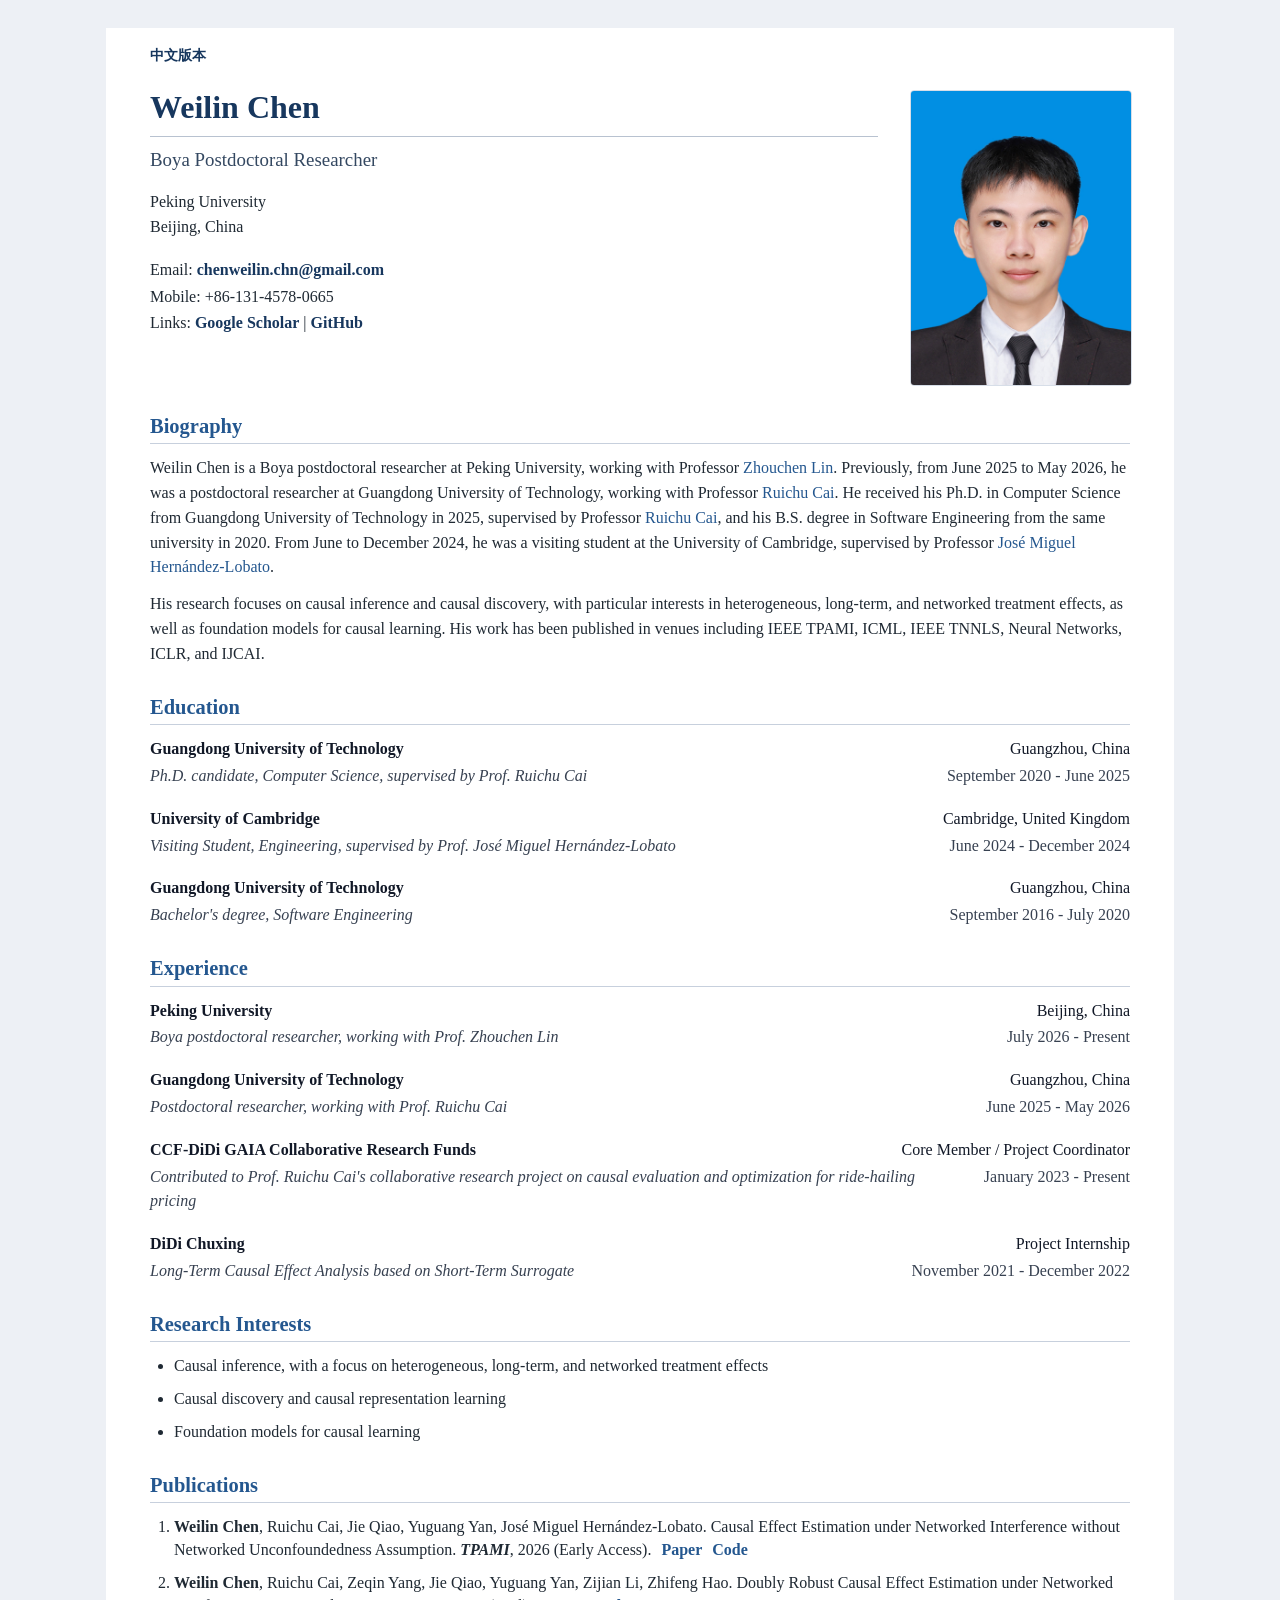
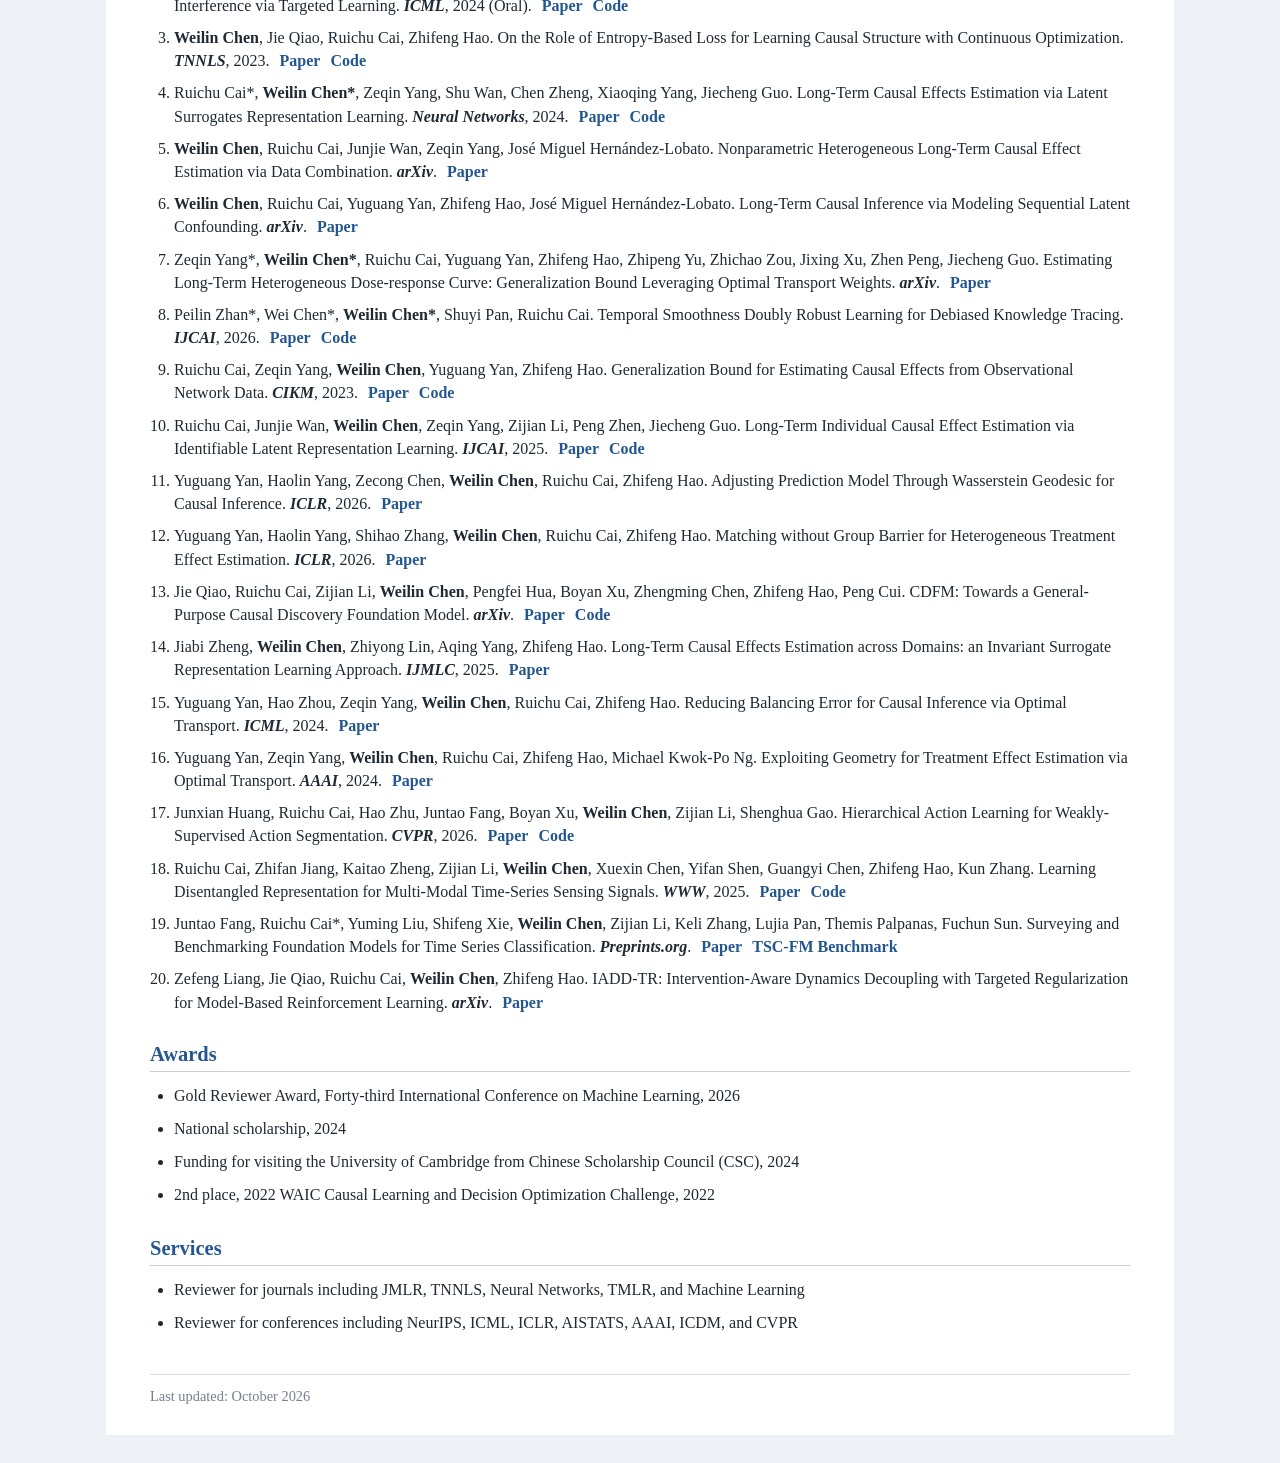
<file: index.html>
<!DOCTYPE html>
<html lang="en">
<head>
  <meta charset="utf-8">
  <meta name="viewport" content="width=device-width, initial-scale=1">
  <meta name="description" content="Weilin Chen - Boya postdoctoral researcher at Peking University. Research in causal inference, causal discovery, and long-term causal effect estimation.">
  <meta name="keywords" content="Weilin Chen, causal inference, causal discovery, long-term causal effect estimation, networked interference, Peking University, Guangdong University of Technology, Google Scholar">
  <link rel="stylesheet" href="css/jemdoc.css" type="text/css">
  <link rel="icon" href="images/pku_favicon.ico?v=20260708" type="image/x-icon">
  <title>Weilin Chen - Homepage</title>
  <script type="application/ld+json">
  {
    "@context": "https://schema.org",
    "@type": "Person",
    "name": "Weilin Chen",
    "jobTitle": "Boya Postdoctoral Researcher",
    "affiliation": {
      "@type": "CollegeOrUniversity",
      "name": "Peking University"
    },
    "url": "https://weilinchen507.github.io/",
    "email": "mailto:chenweilin.chn@gmail.com",
    "sameAs": [
      "https://github.com/WeilinChen507",
      "https://scholar.google.com/citations?user=KVvl1vgAAAAJ&hl=en"
    ]
  }
  </script>
</head>
<body>
  <main id="layout-content">
    <nav class="language-switch" aria-label="Language">
      <a href="zh-cn/">中文版本</a>
    </nav>
    <section class="profile">
      <div class="profile-copy">
        <div id="toptitle">
          <h1>Weilin Chen</h1>
        </div>
        <p class="role">Boya Postdoctoral Researcher</p>
        <p>
          Peking University<br>
          Beijing, China
        </p>
        <div class="contact-lines">
          <div>Email: <a href="mailto:chenweilin.chn@gmail.com">chenweilin.chn@gmail.com</a></div>
          <div>Mobile: +86-131-4578-0665</div>
          <div>Links: <a href="https://scholar.google.com/citations?user=KVvl1vgAAAAJ&amp;hl=en">Google Scholar</a> | <a href="https://github.com/WeilinChen507">GitHub</a></div>
        </div>
      </div>
      <img class="portrait" src="images/weilin_chen.jpg" alt="Portrait of Weilin Chen">
    </section>

    <h2>Biography</h2>
    <p>
      Weilin Chen is a Boya postdoctoral researcher at Peking University, working with Professor <a href="https://scholar.google.com/citations?hl=en&amp;user=TanjFwoAAAAJ">Zhouchen Lin</a>. Previously, from June 2025 to May 2026, he was a postdoctoral researcher at Guangdong University of Technology, working with Professor <a href="https://scholar.google.com/citations?hl=en&amp;user=gG4HJ4UAAAAJ">Ruichu Cai</a>. He received his Ph.D. in Computer Science from Guangdong University of Technology in 2025, supervised by Professor <a href="https://scholar.google.com/citations?hl=en&amp;user=gG4HJ4UAAAAJ">Ruichu Cai</a>, and his B.S. degree in Software Engineering from the same university in 2020. From June to December 2024, he was a visiting student at the University of Cambridge, supervised by Professor <a href="https://scholar.google.com/citations?user=BEBccCQAAAAJ&amp;hl=zh-CN">José Miguel Hernández-Lobato</a>.
    </p>
    <p>
      His research focuses on causal inference and causal discovery, with particular interests in heterogeneous, long-term, and networked treatment effects, as well as foundation models for causal learning. His work has been published in venues including IEEE TPAMI, ICML, IEEE TNNLS, Neural Networks, ICLR, and IJCAI.
    </p>

    <h2>Education</h2>
    <ul class="timeline">
      <li>
        <div class="entry-heading"><strong>Guangdong University of Technology</strong><span>Guangzhou, China</span></div>
        <div class="entry-detail"><em>Ph.D. candidate, Computer Science, supervised by Prof. Ruichu Cai</em><span>September 2020 - June 2025</span></div>
      </li>
      <li>
        <div class="entry-heading"><strong>University of Cambridge</strong><span>Cambridge, United Kingdom</span></div>
        <div class="entry-detail"><em>Visiting Student, Engineering, supervised by Prof. José Miguel Hernández-Lobato</em><span>June 2024 - December 2024</span></div>
      </li>
      <li>
        <div class="entry-heading"><strong>Guangdong University of Technology</strong><span>Guangzhou, China</span></div>
        <div class="entry-detail"><em>Bachelor's degree, Software Engineering</em><span>September 2016 - July 2020</span></div>
      </li>
    </ul>
    <h2>Experience</h2>
    <ul class="timeline">
      <li>
        <div class="entry-heading"><strong>Peking University</strong><span>Beijing, China</span></div>
        <div class="entry-detail"><em>Boya postdoctoral researcher, working with Prof. Zhouchen Lin</em><span>July 2026 - Present</span></div>
      </li>
      <li>
        <div class="entry-heading"><strong>Guangdong University of Technology</strong><span>Guangzhou, China</span></div>
        <div class="entry-detail"><em>Postdoctoral researcher, working with Prof. Ruichu Cai</em><span>June 2025 - May 2026</span></div>
      </li>
      <li>
        <div class="entry-heading"><strong>CCF-DiDi GAIA Collaborative Research Funds</strong><span>Core Member / Project Coordinator</span></div>
        <div class="entry-detail"><em>Contributed to Prof. Ruichu Cai's collaborative research project on causal evaluation and optimization for ride-hailing pricing</em><span>January 2023 - Present</span></div>
      </li>
      <li>
        <div class="entry-heading"><strong>DiDi Chuxing</strong><span>Project Internship</span></div>
        <div class="entry-detail"><em>Long-Term Causal Effect Analysis based on Short-Term Surrogate</em><span>November 2021 - December 2022</span></div>
      </li>
    </ul>

    <h2>Research Interests</h2>
    <ul>
      <li>Causal inference, with a focus on heterogeneous, long-term, and networked treatment effects</li>
      <li>Causal discovery and causal representation learning</li>
      <li>Foundation models for causal learning</li>
    </ul>

    <h2>Publications</h2>
    <ol class="publications">
      <li><strong>Weilin Chen</strong>, Ruichu Cai, Jie Qiao, Yuguang Yan, José Miguel Hernández-Lobato. Causal Effect Estimation under Networked Interference without Networked Unconfoundedness Assumption. <em><strong>TPAMI</strong></em>, 2026 (Early Access). <span class="pub-links"><a href="https://ieeexplore.ieee.org/document/11727078">Paper</a> <a href="https://github.com/WeilinChen507/CaLaNet">Code</a></span></li>
      <li><strong>Weilin Chen</strong>, Ruichu Cai, Zeqin Yang, Jie Qiao, Yuguang Yan, Zijian Li, Zhifeng Hao. Doubly Robust Causal Effect Estimation under Networked Interference via Targeted Learning. <em><strong>ICML</strong></em>, 2024 (Oral). <span class="pub-links"><a href="https://proceedings.mlr.press/v235/chen24c.html">Paper</a> <a href="https://github.com/WeilinChen507/targeted_interference">Code</a></span></li>
      <li><strong>Weilin Chen</strong>, Jie Qiao, Ruichu Cai, Zhifeng Hao. On the Role of Entropy-Based Loss for Learning Causal Structure with Continuous Optimization. <em><strong>TNNLS</strong></em>, 2023. <span class="pub-links"><a href="https://doi.org/10.1109/TNNLS.2023.3327357">Paper</a> <a href="https://github.com/DMIRLAB-Group/CausalDiscoveryBasedOnEntropy">Code</a></span></li>
      <li>Ruichu Cai*, <strong>Weilin Chen*</strong>, Zeqin Yang, Shu Wan, Chen Zheng, Xiaoqing Yang, Jiecheng Guo. Long-Term Causal Effects Estimation via Latent Surrogates Representation Learning. <em><strong>Neural Networks</strong></em>, 2024. <span class="pub-links"><a href="https://www.sciencedirect.com/science/article/abs/pii/S0893608024002600">Paper</a> <a href="https://github.com/WeilinChen507/LASER">Code</a></span></li>
      <li><strong>Weilin Chen</strong>, Ruichu Cai, Junjie Wan, Zeqin Yang, José Miguel Hernández-Lobato. Nonparametric Heterogeneous Long-Term Causal Effect Estimation via Data Combination. <em><strong>arXiv</strong></em>. <span class="pub-links"><a href="https://arxiv.org/abs/2502.18960">Paper</a></span></li>
      <li><strong>Weilin Chen</strong>, Ruichu Cai, Yuguang Yan, Zhifeng Hao, José Miguel Hernández-Lobato. Long-Term Causal Inference via Modeling Sequential Latent Confounding. <em><strong>arXiv</strong></em>. <span class="pub-links"><a href="https://arxiv.org/abs/2502.18994">Paper</a></span></li>
      <li>Zeqin Yang*, <strong>Weilin Chen*</strong>, Ruichu Cai, Yuguang Yan, Zhifeng Hao, Zhipeng Yu, Zhichao Zou, Jixing Xu, Zhen Peng, Jiecheng Guo. Estimating Long-Term Heterogeneous Dose-response Curve: Generalization Bound Leveraging Optimal Transport Weights. <em><strong>arXiv</strong></em>. <span class="pub-links"><a href="https://arxiv.org/abs/2406.19195">Paper</a></span></li>
      <li>Peilin Zhan*, Wei Chen*, <strong>Weilin Chen*</strong>, Shuyi Pan, Ruichu Cai. Temporal Smoothness Doubly Robust Learning for Debiased Knowledge Tracing. <em><strong>IJCAI</strong></em>, 2026. <span class="pub-links"><a href="https://www.ijcai.org/proceedings/2026/415">Paper</a> <a href="https://github.com/DMIRLAB-Group/TSDR">Code</a></span></li>
      <li>Ruichu Cai, Zeqin Yang, <strong>Weilin Chen</strong>, Yuguang Yan, Zhifeng Hao. Generalization Bound for Estimating Causal Effects from Observational Network Data. <em><strong>CIKM</strong></em>, 2023. <span class="pub-links"><a href="https://doi.org/10.1145/3583780.3614892">Paper</a> <a href="https://github.com/DMIRLAB-Group/RRNet">Code</a></span></li>
      <li>Ruichu Cai, Junjie Wan, <strong>Weilin Chen</strong>, Zeqin Yang, Zijian Li, Peng Zhen, Jiecheng Guo. Long-Term Individual Causal Effect Estimation via Identifiable Latent Representation Learning. <em><strong>IJCAI</strong></em>, 2025. <span class="pub-links"><a href="https://doi.org/10.24963/ijcai.2025/533">Paper</a> <a href="https://github.com/DMIRLAB/ICEVAE">Code</a></span></li>
      <li>Yuguang Yan, Haolin Yang, Zecong Chen, <strong>Weilin Chen</strong>, Ruichu Cai, Zhifeng Hao. Adjusting Prediction Model Through Wasserstein Geodesic for Causal Inference. <em><strong>ICLR</strong></em>, 2026. <span class="pub-links"><a href="https://scholar.google.com/citations?view_op=view_citation&amp;hl=en&amp;user=KVvl1vgAAAAJ&amp;pagesize=100&amp;citation_for_view=KVvl1vgAAAAJ:O3NaXMp0MMsC">Paper</a></span></li>
      <li>Yuguang Yan, Haolin Yang, Shihao Zhang, <strong>Weilin Chen</strong>, Ruichu Cai, Zhifeng Hao. Matching without Group Barrier for Heterogeneous Treatment Effect Estimation. <em><strong>ICLR</strong></em>, 2026. <span class="pub-links"><a href="https://scholar.google.com/citations?view_op=view_citation&amp;hl=en&amp;user=KVvl1vgAAAAJ&amp;pagesize=100&amp;citation_for_view=KVvl1vgAAAAJ:YFjsv_pBGBYC">Paper</a></span></li>
      <li>Jie Qiao, Ruichu Cai, Zijian Li, <strong>Weilin Chen</strong>, Pengfei Hua, Boyan Xu, Zhengming Chen, Zhifeng Hao, Peng Cui. CDFM: Towards a General-Purpose Causal Discovery Foundation Model. <em><strong>arXiv</strong></em>. <span class="pub-links"><a href="https://arxiv.org/abs/2607.11508">Paper</a> <a href="https://github.com/DMIRLAB-Group/CDFM">Code</a></span></li>
      <li>Jiabi Zheng, <strong>Weilin Chen</strong>, Zhiyong Lin, Aqing Yang, Zhifeng Hao. Long-Term Causal Effects Estimation across Domains: an Invariant Surrogate Representation Learning Approach. <em><strong>IJMLC</strong></em>, 2025. <span class="pub-links"><a href="https://doi.org/10.1007/s13042-025-02528-w">Paper</a></span></li>
      <li>Yuguang Yan, Hao Zhou, Zeqin Yang, <strong>Weilin Chen</strong>, Ruichu Cai, Zhifeng Hao. Reducing Balancing Error for Causal Inference via Optimal Transport. <em><strong>ICML</strong></em>, 2024. <span class="pub-links"><a href="https://scholar.google.com/citations?view_op=view_citation&amp;hl=en&amp;user=KVvl1vgAAAAJ&amp;pagesize=100&amp;citation_for_view=KVvl1vgAAAAJ:maZDTaKrznsC">Paper</a></span></li>
      <li>Yuguang Yan, Zeqin Yang, <strong>Weilin Chen</strong>, Ruichu Cai, Zhifeng Hao, Michael Kwok-Po Ng. Exploiting Geometry for Treatment Effect Estimation via Optimal Transport. <em><strong>AAAI</strong></em>, 2024. <span class="pub-links"><a href="https://doi.org/10.1609/aaai.v38i15.29564">Paper</a></span></li>
      <li>Junxian Huang, Ruichu Cai, Hao Zhu, Juntao Fang, Boyan Xu, <strong>Weilin Chen</strong>, Zijian Li, Shenghua Gao. Hierarchical Action Learning for Weakly-Supervised Action Segmentation. <em><strong>CVPR</strong></em>, 2026. <span class="pub-links"><a href="https://arxiv.org/abs/2602.24275">Paper</a> <a href="https://github.com/DMIRLAB-Group/HAL">Code</a></span></li>
      <li>Ruichu Cai, Zhifan Jiang, Kaitao Zheng, Zijian Li, <strong>Weilin Chen</strong>, Xuexin Chen, Yifan Shen, Guangyi Chen, Zhifeng Hao, Kun Zhang. Learning Disentangled Representation for Multi-Modal Time-Series Sensing Signals. <em><strong>WWW</strong></em>, 2025. <span class="pub-links"><a href="https://doi.org/10.1145/3696410.3714931">Paper</a> <a href="https://github.com/DMIRLAB-Group/MATE">Code</a></span></li>
      <li>Juntao Fang, Ruichu Cai*, Yuming Liu, Shifeng Xie, <strong>Weilin Chen</strong>, Zijian Li, Keli Zhang, Lujia Pan, Themis Palpanas, Fuchun Sun. Surveying and Benchmarking Foundation Models for Time Series Classification. <em><strong>Preprints.org</strong></em>. <span class="pub-links"><a href="https://www.preprints.org/manuscript/202609.2097">Paper</a> <a href="https://tsc-fm.dmirlab.com/">TSC-FM Benchmark</a></span></li>
      <li>Zefeng Liang, Jie Qiao, Ruichu Cai, <strong>Weilin Chen</strong>, Zhifeng Hao. IADD-TR: Intervention-Aware Dynamics Decoupling with Targeted Regularization for Model-Based Reinforcement Learning. <em><strong>arXiv</strong></em>. <span class="pub-links"><a href="https://arxiv.org/abs/2608.10634">Paper</a></span></li>
    </ol>


    <h2>Awards</h2>
    <ul>
      <li>Gold Reviewer Award, Forty-third International Conference on Machine Learning, 2026</li>
      <li>National scholarship, 2024</li>
      <li>Funding for visiting the University of Cambridge from Chinese Scholarship Council (CSC), 2024</li>
      <li>2nd place, 2022 WAIC Causal Learning and Decision Optimization Challenge, 2022</li>
    </ul>

    <h2>Services</h2>
    <ul>
      <li>Reviewer for journals including JMLR, TNNLS, Neural Networks, TMLR, and Machine Learning</li>
      <li>Reviewer for conferences including NeurIPS, ICML, ICLR, AISTATS, AAAI, ICDM, and CVPR</li>
    </ul>

    <div id="footer">
      <div id="footer-text">Last updated: October 2026</div>
    </div>
  </main>
</body>
</html>
</file>
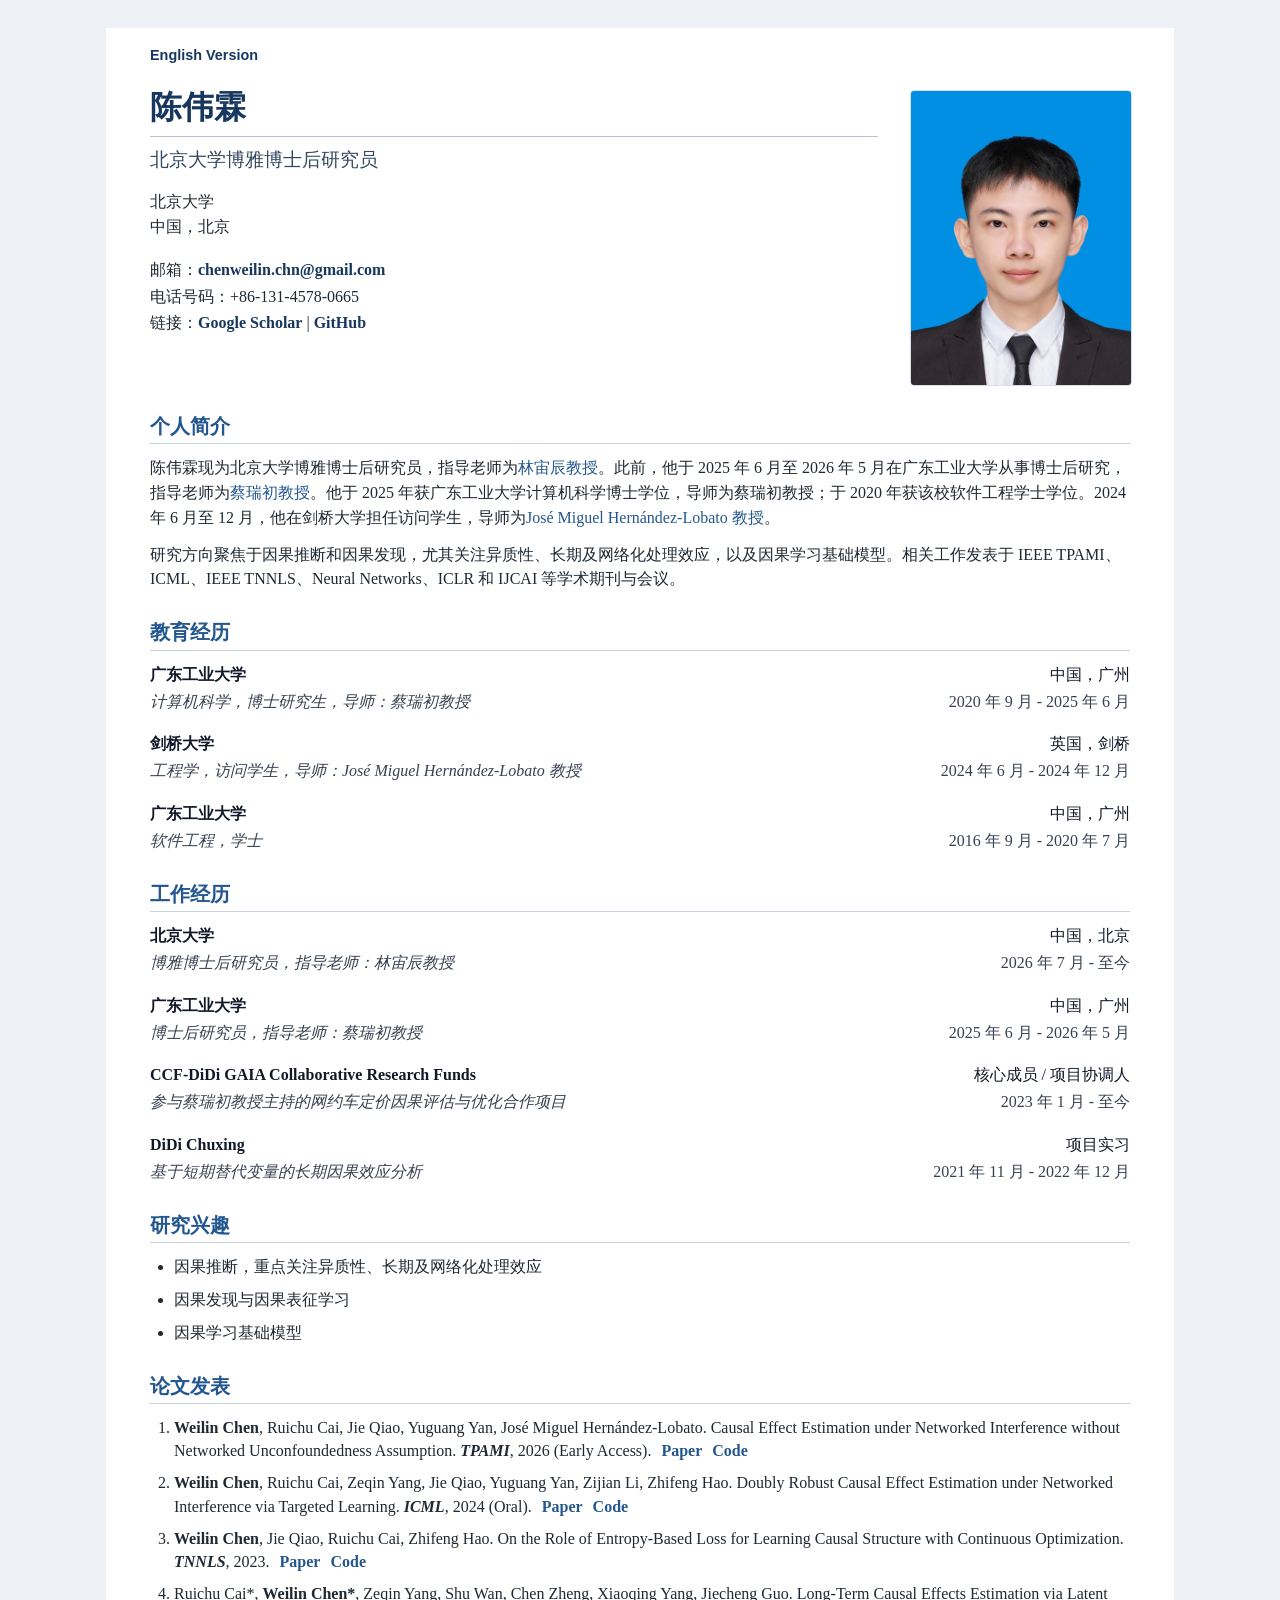
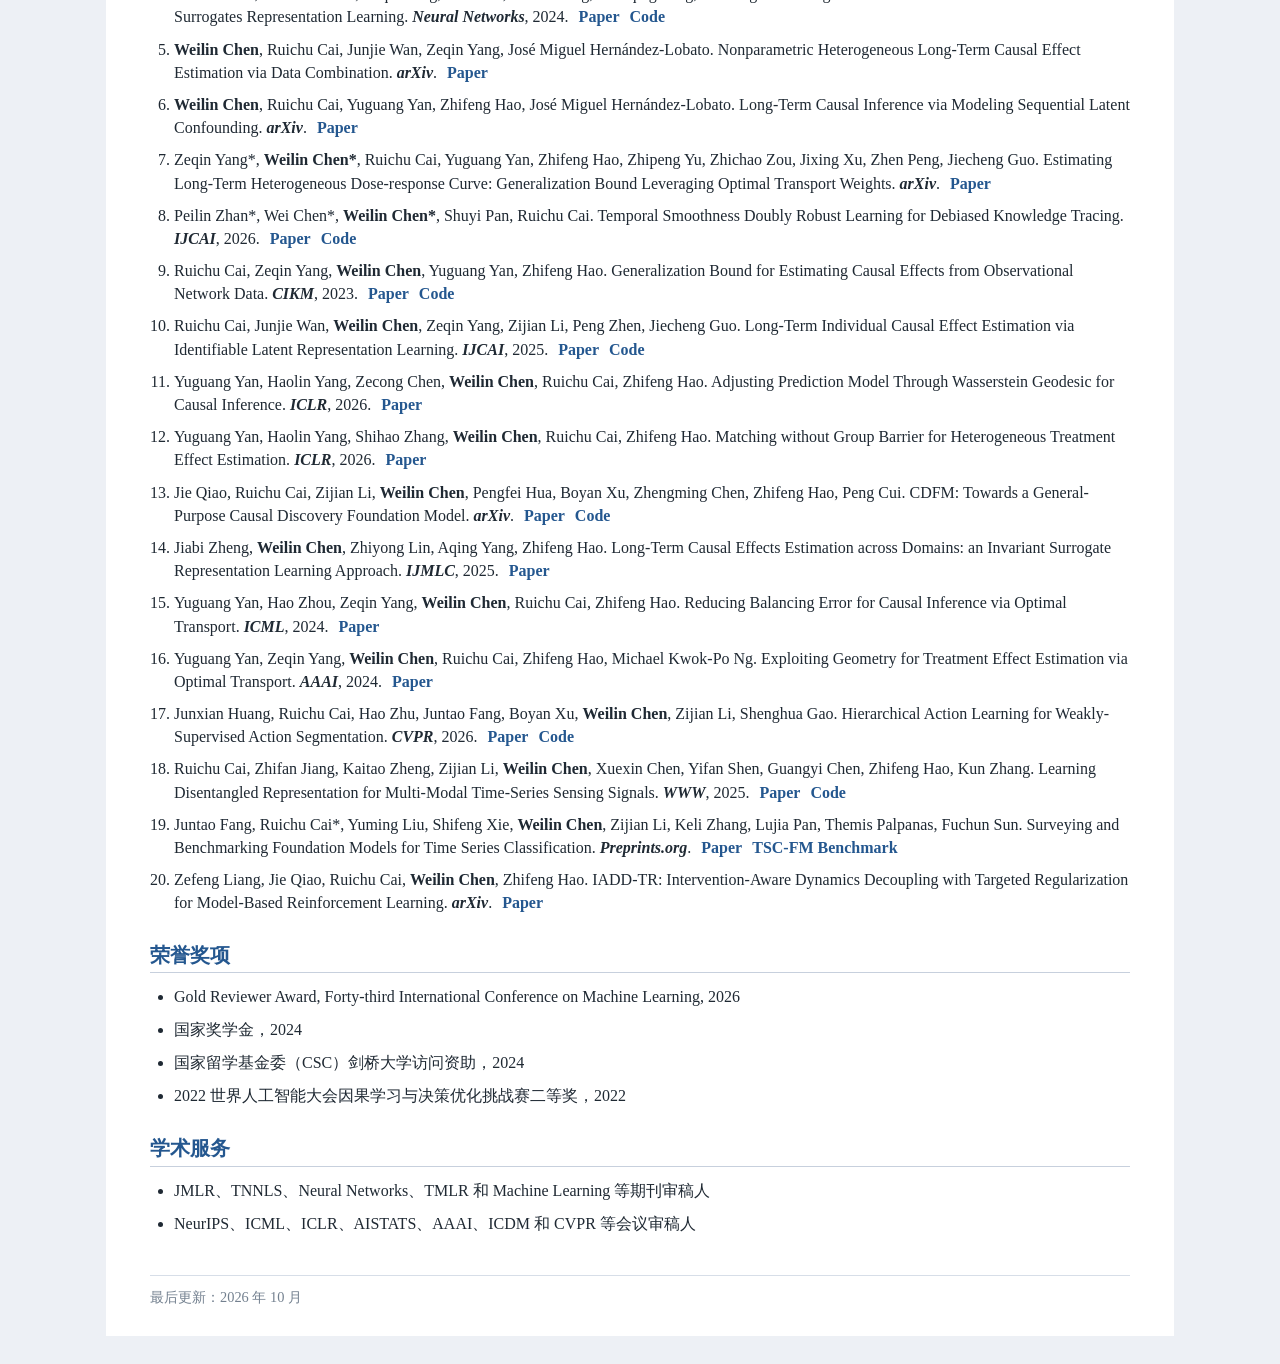
<file: zh-cn/index.html>
<!DOCTYPE html>
<html lang="zh-CN">
<head>
  <meta charset="utf-8">
  <meta name="viewport" content="width=device-width, initial-scale=1">
  <meta name="description" content="陈伟霖 - 北京大学博雅博士后研究员。研究方向包括因果推断、因果发现和长期因果效应估计。">
  <meta name="keywords" content="陈伟霖, Weilin Chen, 因果推断, 因果发现, 长期因果效应估计, 网络干扰, 北京大学, 广东工业大学">
  <link rel="stylesheet" href="../css/jemdoc.css" type="text/css">
  <link rel="icon" href="../images/pku_favicon.ico?v=20260708" type="image/x-icon">
  <title>陈伟霖 - 主页</title>
  <script type="application/ld+json">
  {
    "@context": "https://schema.org",
    "@type": "Person",
    "name": "Weilin Chen",
    "jobTitle": "Boya Postdoctoral Researcher",
    "affiliation": { "@type": "CollegeOrUniversity", "name": "Peking University" },
    "url": "https://weilinchen507.github.io/zh-cn/",
    "email": "mailto:chenweilin.chn@gmail.com",
    "sameAs": ["https://github.com/WeilinChen507", "https://scholar.google.com/citations?user=KVvl1vgAAAAJ&hl=en"]
  }
  </script>
</head>
<body>
  <main id="layout-content">
    <nav class="language-switch" aria-label="语言">
      <a href="../">English Version</a>
    </nav>
    <section class="profile">
      <div class="profile-copy">
        <div id="toptitle"><h1>陈伟霖</h1></div>
        <p class="role">北京大学博雅博士后研究员</p>
        <p>北京大学<br>中国，北京</p>
        <div class="contact-lines">
          <div>邮箱：<a href="mailto:chenweilin.chn@gmail.com">chenweilin.chn@gmail.com</a></div>
          <div>电话号码：+86-131-4578-0665</div>
          <div>链接：<a href="https://scholar.google.com/citations?user=KVvl1vgAAAAJ&amp;hl=en">Google Scholar</a> | <a href="https://github.com/WeilinChen507">GitHub</a></div>
        </div>
      </div>
      <img class="portrait" src="../images/weilin_chen.jpg" alt="陈伟霖照片">
    </section>

    <h2>个人简介</h2>
    <p>陈伟霖现为北京大学博雅博士后研究员，指导老师为<a href="https://scholar.google.com/citations?hl=en&amp;user=TanjFwoAAAAJ">林宙辰教授</a>。此前，他于 2025 年 6 月至 2026 年 5 月在广东工业大学从事博士后研究，指导老师为<a href="https://scholar.google.com/citations?hl=en&amp;user=gG4HJ4UAAAAJ">蔡瑞初教授</a>。他于 2025 年获广东工业大学计算机科学博士学位，导师为蔡瑞初教授；于 2020 年获该校软件工程学士学位。2024 年 6 月至 12 月，他在剑桥大学担任访问学生，导师为<a href="https://scholar.google.com/citations?user=BEBccCQAAAAJ&amp;hl=zh-CN">José Miguel Hernández-Lobato 教授</a>。</p>
    <p>研究方向聚焦于因果推断和因果发现，尤其关注异质性、长期及网络化处理效应，以及因果学习基础模型。相关工作发表于 IEEE TPAMI、ICML、IEEE TNNLS、Neural Networks、ICLR 和 IJCAI 等学术期刊与会议。</p>

    <h2>教育经历</h2>
    <ul class="timeline">
      <li><div class="entry-heading"><strong>广东工业大学</strong><span>中国，广州</span></div><div class="entry-detail"><em>计算机科学，博士研究生，导师：蔡瑞初教授</em><span>2020 年 9 月 - 2025 年 6 月</span></div></li>
      <li><div class="entry-heading"><strong>剑桥大学</strong><span>英国，剑桥</span></div><div class="entry-detail"><em>工程学，访问学生，导师：José Miguel Hernández-Lobato 教授</em><span>2024 年 6 月 - 2024 年 12 月</span></div></li>
      <li><div class="entry-heading"><strong>广东工业大学</strong><span>中国，广州</span></div><div class="entry-detail"><em>软件工程，学士</em><span>2016 年 9 月 - 2020 年 7 月</span></div></li>
    </ul>

    <h2>工作经历</h2>
    <ul class="timeline">
      <li><div class="entry-heading"><strong>北京大学</strong><span>中国，北京</span></div><div class="entry-detail"><em>博雅博士后研究员，指导老师：林宙辰教授</em><span>2026 年 7 月 - 至今</span></div></li>
      <li><div class="entry-heading"><strong>广东工业大学</strong><span>中国，广州</span></div><div class="entry-detail"><em>博士后研究员，指导老师：蔡瑞初教授</em><span>2025 年 6 月 - 2026 年 5 月</span></div></li>
      <li><div class="entry-heading"><strong>CCF-DiDi GAIA Collaborative Research Funds</strong><span>核心成员 / 项目协调人</span></div><div class="entry-detail"><em>参与蔡瑞初教授主持的网约车定价因果评估与优化合作项目</em><span>2023 年 1 月 - 至今</span></div></li>
      <li><div class="entry-heading"><strong>DiDi Chuxing</strong><span>项目实习</span></div><div class="entry-detail"><em>基于短期替代变量的长期因果效应分析</em><span>2021 年 11 月 - 2022 年 12 月</span></div></li>
    </ul>

    <h2>研究兴趣</h2>
    <ul>
      <li>因果推断，重点关注异质性、长期及网络化处理效应</li>
      <li>因果发现与因果表征学习</li>
      <li>因果学习基础模型</li>
    </ul>

    <h2>论文发表</h2>
    <ol class="publications">
      <li><strong>Weilin Chen</strong>, Ruichu Cai, Jie Qiao, Yuguang Yan, José Miguel Hernández-Lobato. Causal Effect Estimation under Networked Interference without Networked Unconfoundedness Assumption. <em><strong>TPAMI</strong></em>, 2026 (Early Access). <span class="pub-links"><a href="https://ieeexplore.ieee.org/document/11727078">Paper</a> <a href="https://github.com/WeilinChen507/CaLaNet">Code</a></span></li>
      <li><strong>Weilin Chen</strong>, Ruichu Cai, Zeqin Yang, Jie Qiao, Yuguang Yan, Zijian Li, Zhifeng Hao. Doubly Robust Causal Effect Estimation under Networked Interference via Targeted Learning. <em><strong>ICML</strong></em>, 2024 (Oral). <span class="pub-links"><a href="https://proceedings.mlr.press/v235/chen24c.html">Paper</a> <a href="https://github.com/WeilinChen507/targeted_interference">Code</a></span></li>
      <li><strong>Weilin Chen</strong>, Jie Qiao, Ruichu Cai, Zhifeng Hao. On the Role of Entropy-Based Loss for Learning Causal Structure with Continuous Optimization. <em><strong>TNNLS</strong></em>, 2023. <span class="pub-links"><a href="https://doi.org/10.1109/TNNLS.2023.3327357">Paper</a> <a href="https://github.com/DMIRLAB-Group/CausalDiscoveryBasedOnEntropy">Code</a></span></li>
      <li>Ruichu Cai*, <strong>Weilin Chen*</strong>, Zeqin Yang, Shu Wan, Chen Zheng, Xiaoqing Yang, Jiecheng Guo. Long-Term Causal Effects Estimation via Latent Surrogates Representation Learning. <em><strong>Neural Networks</strong></em>, 2024. <span class="pub-links"><a href="https://www.sciencedirect.com/science/article/abs/pii/S0893608024002600">Paper</a> <a href="https://github.com/WeilinChen507/LASER">Code</a></span></li>
      <li><strong>Weilin Chen</strong>, Ruichu Cai, Junjie Wan, Zeqin Yang, José Miguel Hernández-Lobato. Nonparametric Heterogeneous Long-Term Causal Effect Estimation via Data Combination. <em><strong>arXiv</strong></em>. <span class="pub-links"><a href="https://arxiv.org/abs/2502.18960">Paper</a></span></li>
      <li><strong>Weilin Chen</strong>, Ruichu Cai, Yuguang Yan, Zhifeng Hao, José Miguel Hernández-Lobato. Long-Term Causal Inference via Modeling Sequential Latent Confounding. <em><strong>arXiv</strong></em>. <span class="pub-links"><a href="https://arxiv.org/abs/2502.18994">Paper</a></span></li>
      <li>Zeqin Yang*, <strong>Weilin Chen*</strong>, Ruichu Cai, Yuguang Yan, Zhifeng Hao, Zhipeng Yu, Zhichao Zou, Jixing Xu, Zhen Peng, Jiecheng Guo. Estimating Long-Term Heterogeneous Dose-response Curve: Generalization Bound Leveraging Optimal Transport Weights. <em><strong>arXiv</strong></em>. <span class="pub-links"><a href="https://arxiv.org/abs/2406.19195">Paper</a></span></li>
      <li>Peilin Zhan*, Wei Chen*, <strong>Weilin Chen*</strong>, Shuyi Pan, Ruichu Cai. Temporal Smoothness Doubly Robust Learning for Debiased Knowledge Tracing. <em><strong>IJCAI</strong></em>, 2026. <span class="pub-links"><a href="https://www.ijcai.org/proceedings/2026/415">Paper</a> <a href="https://github.com/DMIRLAB-Group/TSDR">Code</a></span></li>
      <li>Ruichu Cai, Zeqin Yang, <strong>Weilin Chen</strong>, Yuguang Yan, Zhifeng Hao. Generalization Bound for Estimating Causal Effects from Observational Network Data. <em><strong>CIKM</strong></em>, 2023. <span class="pub-links"><a href="https://doi.org/10.1145/3583780.3614892">Paper</a> <a href="https://github.com/DMIRLAB-Group/RRNet">Code</a></span></li>
      <li>Ruichu Cai, Junjie Wan, <strong>Weilin Chen</strong>, Zeqin Yang, Zijian Li, Peng Zhen, Jiecheng Guo. Long-Term Individual Causal Effect Estimation via Identifiable Latent Representation Learning. <em><strong>IJCAI</strong></em>, 2025. <span class="pub-links"><a href="https://doi.org/10.24963/ijcai.2025/533">Paper</a> <a href="https://github.com/DMIRLAB/ICEVAE">Code</a></span></li>
      <li>Yuguang Yan, Haolin Yang, Zecong Chen, <strong>Weilin Chen</strong>, Ruichu Cai, Zhifeng Hao. Adjusting Prediction Model Through Wasserstein Geodesic for Causal Inference. <em><strong>ICLR</strong></em>, 2026. <span class="pub-links"><a href="https://scholar.google.com/citations?view_op=view_citation&amp;hl=en&amp;user=KVvl1vgAAAAJ&amp;pagesize=100&amp;citation_for_view=KVvl1vgAAAAJ:O3NaXMp0MMsC">Paper</a></span></li>
      <li>Yuguang Yan, Haolin Yang, Shihao Zhang, <strong>Weilin Chen</strong>, Ruichu Cai, Zhifeng Hao. Matching without Group Barrier for Heterogeneous Treatment Effect Estimation. <em><strong>ICLR</strong></em>, 2026. <span class="pub-links"><a href="https://scholar.google.com/citations?view_op=view_citation&amp;hl=en&amp;user=KVvl1vgAAAAJ&amp;pagesize=100&amp;citation_for_view=KVvl1vgAAAAJ:YFjsv_pBGBYC">Paper</a></span></li>
      <li>Jie Qiao, Ruichu Cai, Zijian Li, <strong>Weilin Chen</strong>, Pengfei Hua, Boyan Xu, Zhengming Chen, Zhifeng Hao, Peng Cui. CDFM: Towards a General-Purpose Causal Discovery Foundation Model. <em><strong>arXiv</strong></em>. <span class="pub-links"><a href="https://arxiv.org/abs/2607.11508">Paper</a> <a href="https://github.com/DMIRLAB-Group/CDFM">Code</a></span></li>
      <li>Jiabi Zheng, <strong>Weilin Chen</strong>, Zhiyong Lin, Aqing Yang, Zhifeng Hao. Long-Term Causal Effects Estimation across Domains: an Invariant Surrogate Representation Learning Approach. <em><strong>IJMLC</strong></em>, 2025. <span class="pub-links"><a href="https://doi.org/10.1007/s13042-025-02528-w">Paper</a></span></li>
      <li>Yuguang Yan, Hao Zhou, Zeqin Yang, <strong>Weilin Chen</strong>, Ruichu Cai, Zhifeng Hao. Reducing Balancing Error for Causal Inference via Optimal Transport. <em><strong>ICML</strong></em>, 2024. <span class="pub-links"><a href="https://scholar.google.com/citations?view_op=view_citation&amp;hl=en&amp;user=KVvl1vgAAAAJ&amp;pagesize=100&amp;citation_for_view=KVvl1vgAAAAJ:maZDTaKrznsC">Paper</a></span></li>
      <li>Yuguang Yan, Zeqin Yang, <strong>Weilin Chen</strong>, Ruichu Cai, Zhifeng Hao, Michael Kwok-Po Ng. Exploiting Geometry for Treatment Effect Estimation via Optimal Transport. <em><strong>AAAI</strong></em>, 2024. <span class="pub-links"><a href="https://doi.org/10.1609/aaai.v38i15.29564">Paper</a></span></li>
      <li>Junxian Huang, Ruichu Cai, Hao Zhu, Juntao Fang, Boyan Xu, <strong>Weilin Chen</strong>, Zijian Li, Shenghua Gao. Hierarchical Action Learning for Weakly-Supervised Action Segmentation. <em><strong>CVPR</strong></em>, 2026. <span class="pub-links"><a href="https://arxiv.org/abs/2602.24275">Paper</a> <a href="https://github.com/DMIRLAB-Group/HAL">Code</a></span></li>
      <li>Ruichu Cai, Zhifan Jiang, Kaitao Zheng, Zijian Li, <strong>Weilin Chen</strong>, Xuexin Chen, Yifan Shen, Guangyi Chen, Zhifeng Hao, Kun Zhang. Learning Disentangled Representation for Multi-Modal Time-Series Sensing Signals. <em><strong>WWW</strong></em>, 2025. <span class="pub-links"><a href="https://doi.org/10.1145/3696410.3714931">Paper</a> <a href="https://github.com/DMIRLAB-Group/MATE">Code</a></span></li>
      <li>Juntao Fang, Ruichu Cai*, Yuming Liu, Shifeng Xie, <strong>Weilin Chen</strong>, Zijian Li, Keli Zhang, Lujia Pan, Themis Palpanas, Fuchun Sun. Surveying and Benchmarking Foundation Models for Time Series Classification. <em><strong>Preprints.org</strong></em>. <span class="pub-links"><a href="https://www.preprints.org/manuscript/202609.2097">Paper</a> <a href="https://tsc-fm.dmirlab.com/">TSC-FM Benchmark</a></span></li>
      <li>Zefeng Liang, Jie Qiao, Ruichu Cai, <strong>Weilin Chen</strong>, Zhifeng Hao. IADD-TR: Intervention-Aware Dynamics Decoupling with Targeted Regularization for Model-Based Reinforcement Learning. <em><strong>arXiv</strong></em>. <span class="pub-links"><a href="https://arxiv.org/abs/2608.10634">Paper</a></span></li>
    </ol>

    <h2>荣誉奖项</h2>
    <ul>
      <li>Gold Reviewer Award, Forty-third International Conference on Machine Learning, 2026</li>
      <li>国家奖学金，2024</li>
      <li>国家留学基金委（CSC）剑桥大学访问资助，2024</li>
      <li>2022 世界人工智能大会因果学习与决策优化挑战赛二等奖，2022</li>
    </ul>

    <h2>学术服务</h2>
    <ul>
      <li>JMLR、TNNLS、Neural Networks、TMLR 和 Machine Learning 等期刊审稿人</li>
      <li>NeurIPS、ICML、ICLR、AISTATS、AAAI、ICDM 和 CVPR 等会议审稿人</li>
    </ul>

    <div id="footer"><div id="footer-text">最后更新：2026 年 10 月</div></div>
  </main>
</body>
</html>
</file>
<file: css/jemdoc.css>
html {
  background: #edf0f5;
}

body {
  max-width: 980px;
  margin: 28px auto;
  padding: 0 44px 28px;
  background: #ffffff;
  color: #1f2933;
  font-family: Georgia, "Times New Roman", serif;
  font-size: 16px;
  line-height: 1.55;
}

#layout-content {
  padding: 16px 0 0;
}

.language-switch {
  margin: 0 0 14px;
  font-family: Arial, Helvetica, sans-serif;
  font-size: 0.9rem;
}

.language-switch a {
  color: #17375e;
  font-weight: bold;
}

a {
  color: #24578f;
  text-decoration: none;
}

a:hover {
  border-bottom: 1px dotted #24578f;
}

.profile {
  display: grid;
  grid-template-columns: minmax(0, 1fr) 220px;
  gap: 32px;
  align-items: start;
  padding-top: 10px;
}

#toptitle h1 {
  margin: 0 0 8px;
  padding: 0 0 10px;
  border-bottom: 1px solid #b8c2d0;
  color: #17375e;
  font-size: 2rem;
  line-height: 1.1;
}

.role {
  margin: 0 0 16px;
  color: #344861;
  font-size: 1.18rem;
}

.contact-lines {
  margin-top: 18px;
  line-height: 1.65;
}

.contact-lines a {
  color: #17375e;
  font-weight: bold;
  margin-right: 0;
}

.portrait {
  width: 220px;
  max-width: 100%;
  border-radius: 4px;
  border: 1px solid #d7dee8;
}

h2 {
  margin: 28px 0 12px;
  padding-bottom: 5px;
  border-bottom: 1px solid #c7d0dd;
  color: #24578f;
  font-size: 1.28rem;
  line-height: 1.2;
}

p {
  margin: 0 0 12px;
}

ul,
ol {
  margin-top: 6px;
  padding-left: 24px;
}

li {
  margin: 8px 0;
}

.timeline {
  padding-left: 0;
  list-style: none;
}

.timeline li {
  margin: 12px 0 18px;
}

.entry-heading,
.entry-detail {
  display: flex;
  justify-content: space-between;
  gap: 24px;
  align-items: baseline;
}

.entry-heading {
  color: #111827;
  font-size: 1rem;
}

.entry-heading span,
.entry-detail span {
  flex: 0 0 auto;
  text-align: right;
}

.entry-detail {
  color: #374151;
  margin-top: 2px;
}

.pub-note {
  margin-top: -4px;
  color: #52606d;
  font-size: 0.95rem;
}

.publications {
  padding-left: 24px;
}

.publications li {
  margin: 9px 0;
  line-height: 1.45;
}

.pub-links {
  white-space: nowrap;
}

.pub-links a {
  margin-left: 6px;
  font-weight: 600;
}

#footer {
  margin-top: 38px;
  padding-top: 10px;
  border-top: 1px solid #d7dee8;
  color: #73808f;
  font-size: 0.9rem;
}

img {
  border: none;
}

@media (max-width: 720px) {
  body {
    margin: 0;
    padding: 20px 22px 28px;
  }

  .profile {
    grid-template-columns: 1fr;
  }

  .portrait {
    width: 180px;
  }

  .entry-heading,
  .entry-detail {
    display: block;
  }

  .entry-heading span,
  .entry-detail span {
    display: block;
    text-align: left;
  }
}
</file>
